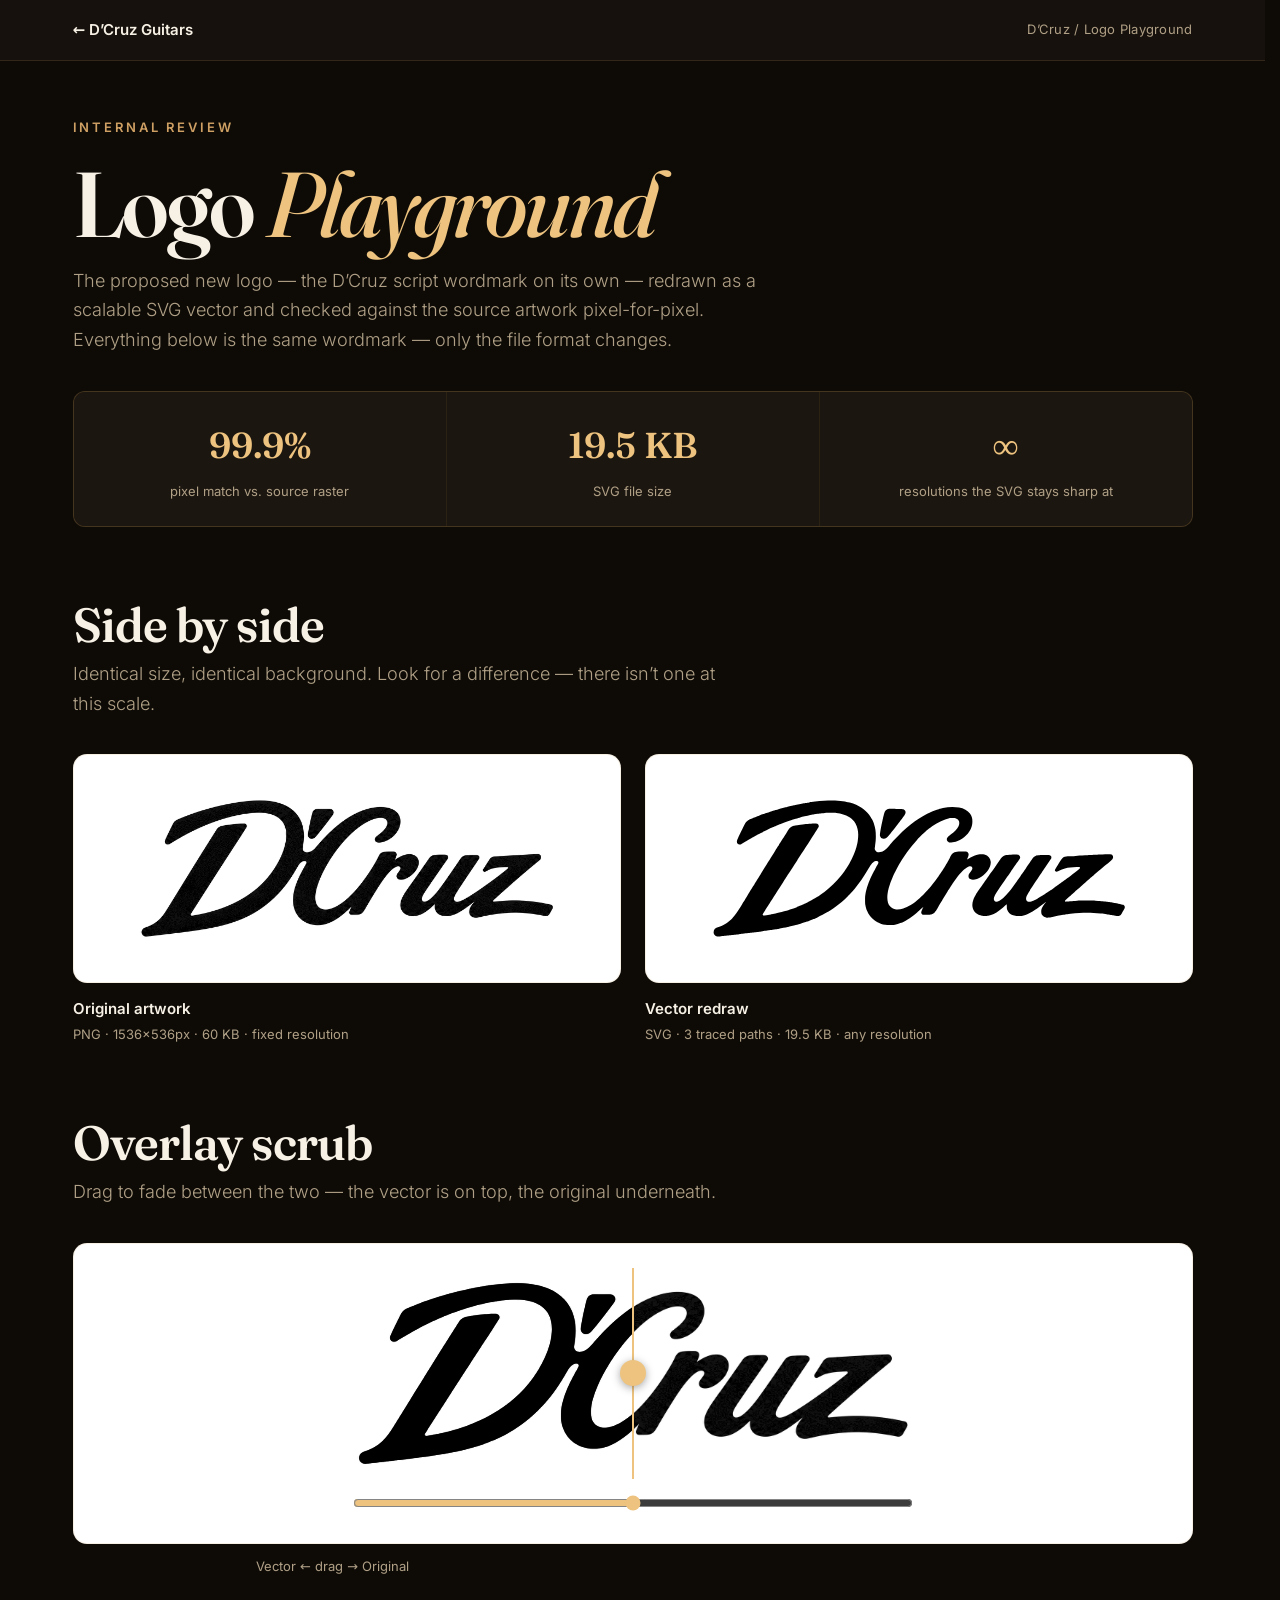
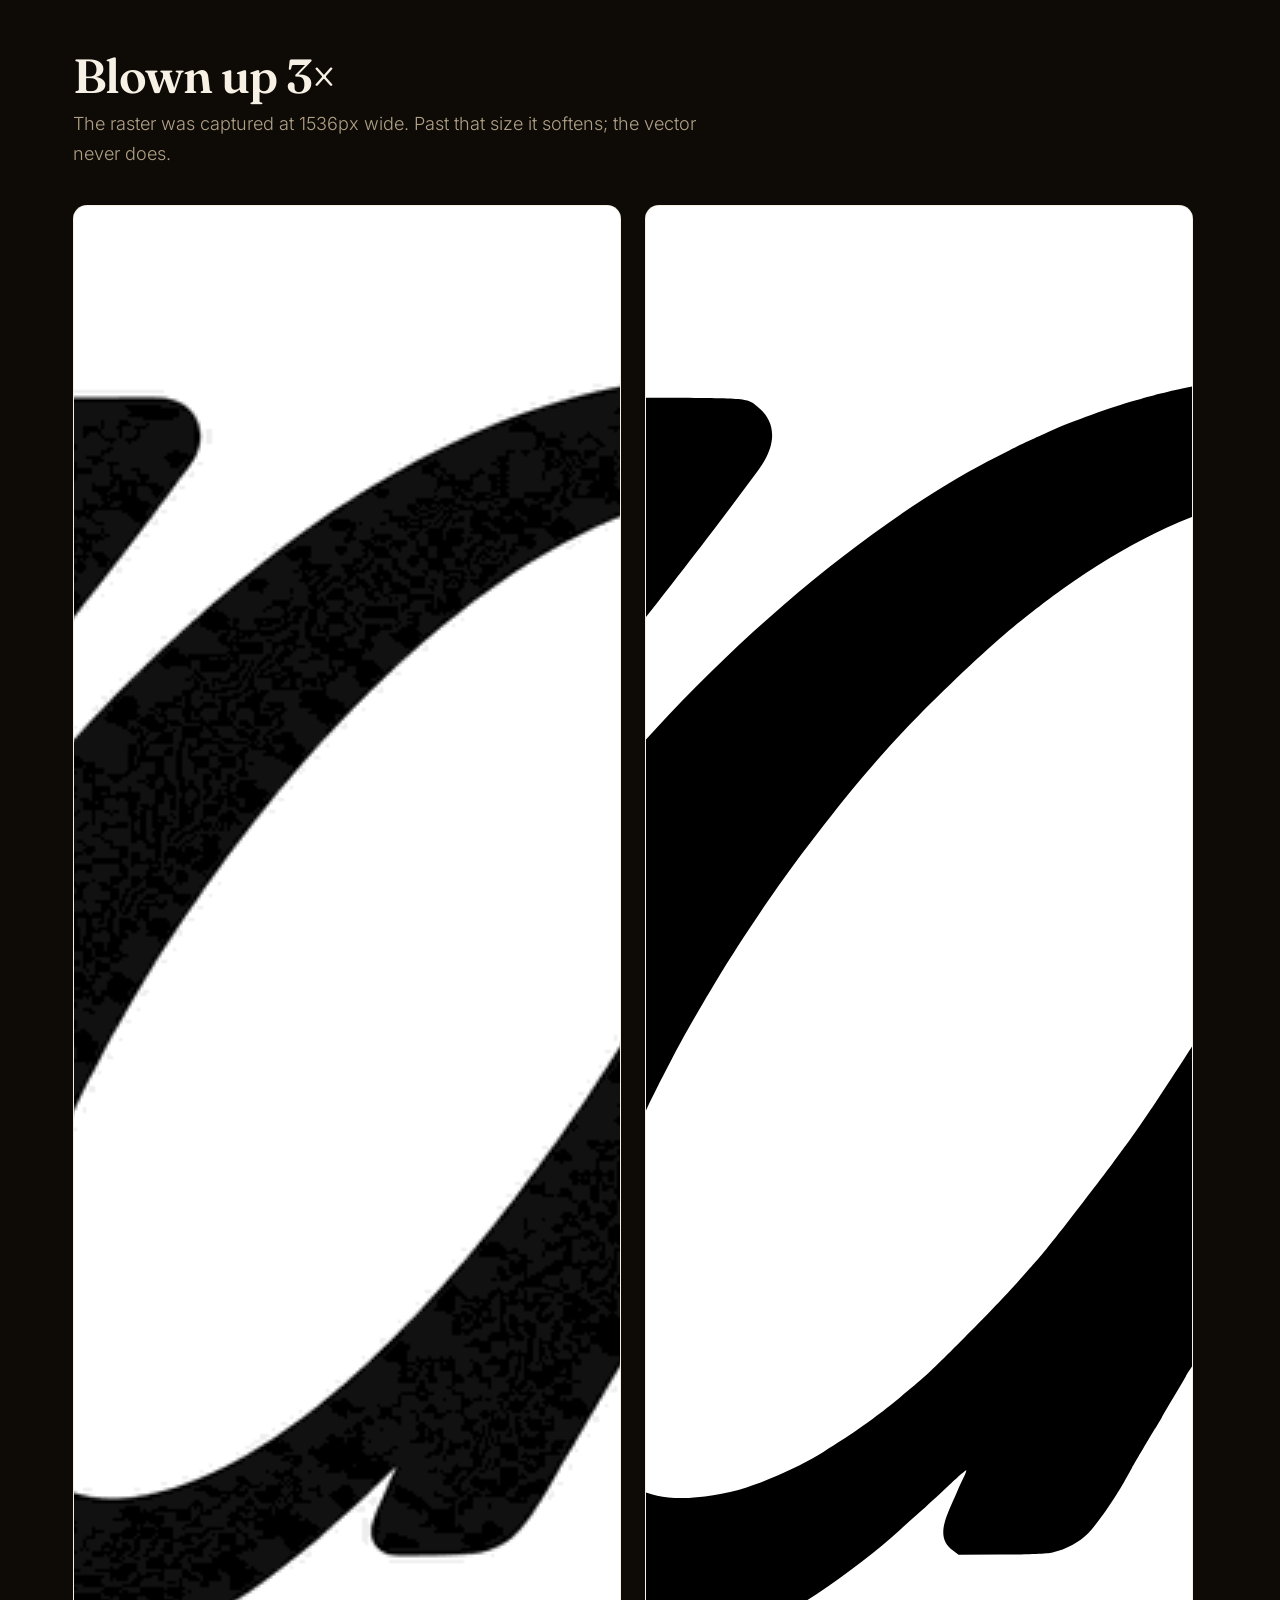
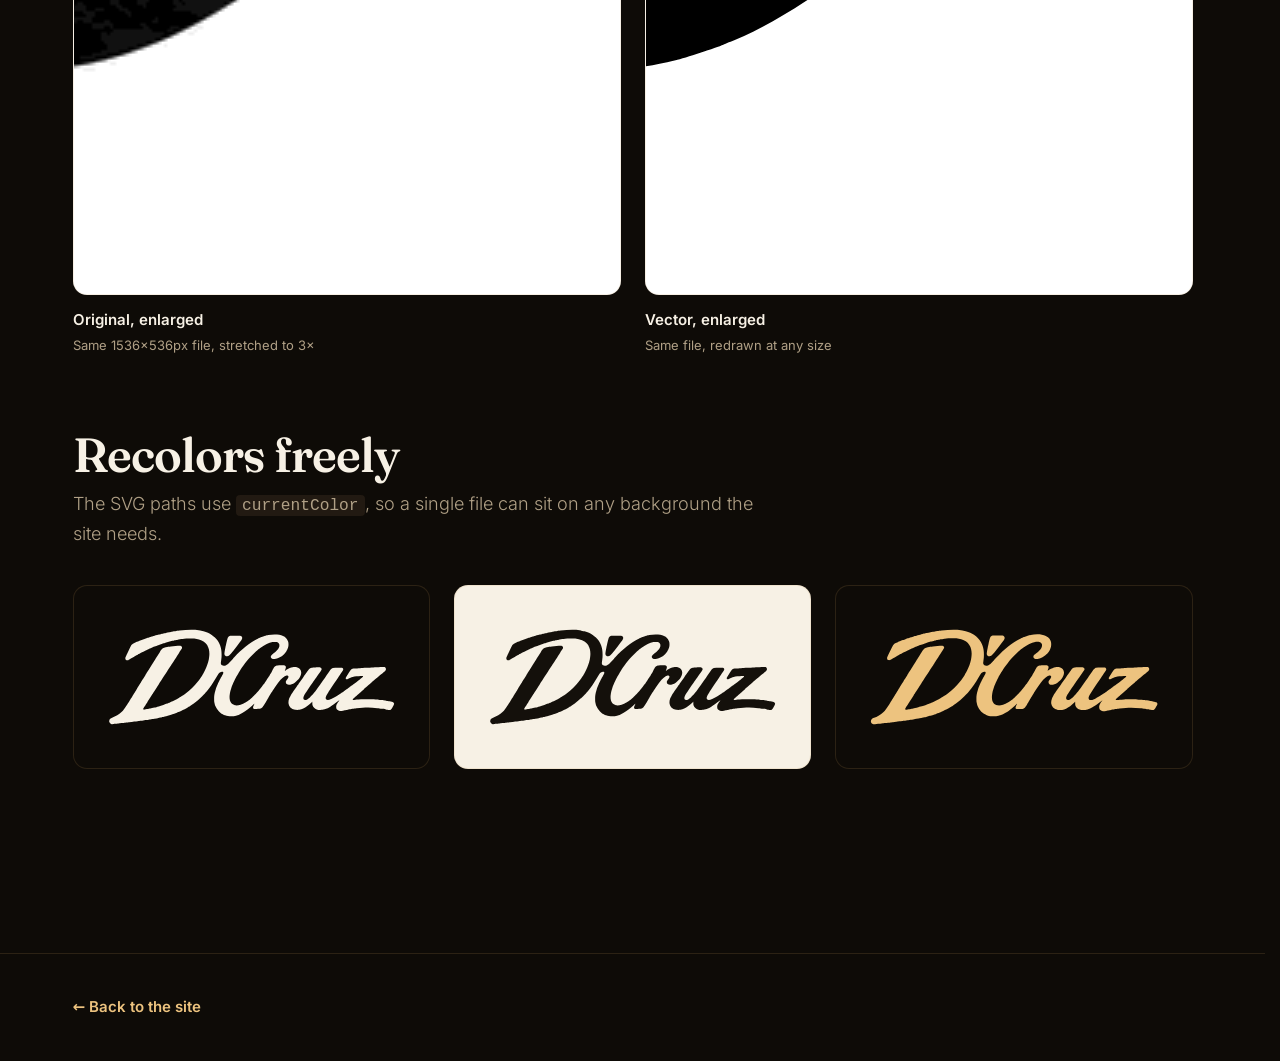
<file: logoplayground/index.html>
<!DOCTYPE html>
<html lang="en-CA">
<head>
  <meta charset="UTF-8">
  <meta name="viewport" content="width=device-width, initial-scale=1, viewport-fit=cover">
  <title>Logo Playground | D'Cruz Guitars</title>
  <meta name="description" content="Side-by-side comparison of the original D'Cruz wordmark artwork against its hand-traced SVG vector.">
  <meta name="robots" content="noindex, nofollow">
  <meta name="theme-color" content="#0e0b07">
  <meta name="color-scheme" content="dark">
  <meta http-equiv="Content-Security-Policy" content="default-src 'self'; script-src 'self'; style-src 'self'; font-src 'self'; img-src 'self' data:; connect-src 'self'; object-src 'none'; base-uri 'self'">
  <link rel="stylesheet" href="../styles.css">
  <link rel="stylesheet" href="logoplayground.css">
  <script src="logoplayground.js" defer></script>
  <link rel="icon" href="../favicon.ico" sizes="16x16 32x32">
  <link rel="icon" type="image/svg+xml" href="../favicon.svg">
  <link rel="apple-touch-icon" sizes="180x180" href="../assets/apple-touch-icon.png">
</head>
<body class="lp-body">

  <a class="skip-link" href="#main">Skip to content</a>

  <header class="lp-header">
    <div class="container lp-header-inner">
      <a href="../index.html" class="lp-back">&larr; D&rsquo;Cruz Guitars</a>
      <span class="lp-crumb" aria-hidden="true">D&rsquo;Cruz / Logo Playground</span>
    </div>
  </header>

  <main id="main" class="container lp-main">
    <p class="eyebrow">Internal review</p>
    <h1>Logo <em>Playground</em></h1>
    <p class="section-lede">The proposed new logo &mdash; the D&rsquo;Cruz script wordmark on its own &mdash;
      redrawn as a scalable SVG vector and checked against the source artwork pixel-for-pixel.
      Everything below is the same wordmark &mdash; only the file format changes.</p>

    <ul class="lp-stats" aria-label="Comparison stats">
      <li><span class="lp-stat-num">99.9%</span><span class="lp-stat-label">pixel match vs. source raster</span></li>
      <li><span class="lp-stat-num">19.5&nbsp;KB</span><span class="lp-stat-label">SVG file size</span></li>
      <li><span class="lp-stat-num">&infin;</span><span class="lp-stat-label">resolutions the SVG stays sharp at</span></li>
    </ul>

    <!-- ============ SIDE BY SIDE ============ -->
    <section class="lp-section" aria-labelledby="lp-side-by-side-h">
      <h2 id="lp-side-by-side-h">Side by side</h2>
      <p class="section-lede">Identical size, identical background. Look for a difference &mdash; there isn&rsquo;t one at this scale.</p>
      <div class="lp-compare-grid">
        <figure class="lp-panel">
          <div class="lp-chip lp-chip-white">
            <img src="../assets/logo-playground/dcruz-wordmark-v3-original.png" alt="Original D&rsquo;Cruz script wordmark artwork" width="1536" height="536" class="lp-logo-img">
          </div>
          <figcaption>
            <strong>Original artwork</strong>
            <span>PNG &middot; 1536&times;536px &middot; 60&nbsp;KB &middot; fixed resolution</span>
          </figcaption>
        </figure>
        <figure class="lp-panel">
          <div class="lp-chip lp-chip-white">
            <img src="../assets/logo-playground/dcruz-wordmark-v3.svg" alt="Vector-traced D&rsquo;Cruz script wordmark, redrawn as SVG paths" class="lp-logo-img lp-logo-svg">
          </div>
          <figcaption>
            <strong>Vector redraw</strong>
            <span>SVG &middot; 3 traced paths &middot; 19.5&nbsp;KB &middot; any resolution</span>
          </figcaption>
        </figure>
      </div>
    </section>

    <!-- ============ SLIDER ============ -->
    <section class="lp-section" aria-labelledby="lp-slider-h">
      <h2 id="lp-slider-h">Overlay scrub</h2>
      <p class="section-lede">Drag to fade between the two &mdash; the vector is on top, the original underneath.</p>
      <div class="lp-slider-wrap lp-chip lp-chip-white">
        <div class="lp-slider-stage">
          <img src="../assets/logo-playground/dcruz-wordmark-v3-original.png" alt="" class="lp-logo-img lp-slider-under" width="1536" height="536">
          <div class="lp-slider-over" id="lpSliderOver">
            <img src="../assets/logo-playground/dcruz-wordmark-v3.svg" alt="" class="lp-logo-img">
          </div>
          <div class="lp-slider-handle" id="lpSliderHandle" aria-hidden="true"></div>
        </div>
        <input type="range" min="0" max="100" value="50" class="lp-slider-input" id="lpSliderInput"
          aria-label="Reveal amount of the vector redraw over the original artwork">
      </div>
      <p class="lp-slider-caption"><span id="lpSliderLeftLabel">Vector</span> &larr;&nbsp;drag&nbsp;&rarr; <span id="lpSliderRightLabel">Original</span></p>
    </section>

    <!-- ============ SCALE TEST ============ -->
    <section class="lp-section" aria-labelledby="lp-scale-h">
      <h2 id="lp-scale-h">Blown up 3&times;</h2>
      <p class="section-lede">The raster was captured at 1536px wide. Past that size it softens; the vector never does.</p>
      <div class="lp-compare-grid lp-compare-grid-big">
        <figure class="lp-panel">
          <div class="lp-chip lp-chip-white lp-chip-scroll">
            <img src="../assets/logo-playground/dcruz-wordmark-v3-original.png" alt="Original artwork enlarged, showing softened edges" class="lp-logo-img lp-logo-big">
          </div>
          <figcaption><strong>Original, enlarged</strong><span>Same 1536&times;536px file, stretched to 3&times;</span></figcaption>
        </figure>
        <figure class="lp-panel">
          <div class="lp-chip lp-chip-white lp-chip-scroll">
            <img src="../assets/logo-playground/dcruz-wordmark-v3.svg" alt="Vector redraw enlarged, edges remain crisp" class="lp-logo-img lp-logo-svg lp-logo-big">
          </div>
          <figcaption><strong>Vector, enlarged</strong><span>Same file, redrawn at any size</span></figcaption>
        </figure>
      </div>
    </section>

    <!-- ============ COLOR VERSATILITY ============ -->
    <section class="lp-section" aria-labelledby="lp-color-h">
      <h2 id="lp-color-h">Recolors freely</h2>
      <p class="section-lede">The SVG paths use <code>currentColor</code>, so a single file can sit on any background the site needs.</p>
      <div class="lp-color-grid">
        <div class="lp-chip lp-chip-dark"><div class="lp-mask-logo lp-color-cream" role="img" aria-label="D&rsquo;Cruz vector logo in cream on dark"></div></div>
        <div class="lp-chip lp-chip-cream"><div class="lp-mask-logo lp-color-black" role="img" aria-label="D&rsquo;Cruz vector logo in black on cream"></div></div>
        <div class="lp-chip lp-chip-dark"><div class="lp-mask-logo lp-color-gold" role="img" aria-label="D&rsquo;Cruz vector logo in gold on dark"></div></div>
      </div>
    </section>
  </main>

  <footer class="lp-footer">
    <div class="container">
      <p><a href="../index.html" class="text-link">&larr; Back to the site</a></p>
    </div>
  </footer>

</body>
</html>
</file>
<file: styles.css>
/* ==========================================================================
   D'Cruz Guitars — dark heritage luxury
   Type: Fraunces (display) / Inter (body), self-hosted variable fonts

   Contents:
     tokens & resets          base custom properties, element defaults
     type / a11y              headings, eyebrows, skip links, focus
     buttons & links          .btn variants, text links
     header / nav             fixed header, menu, scrollspy states
     hero                     grid, stats, finish picker
     strip                    marquee ticker
     catalogue                feature, cards, filter, quick-view zoom
     lightbox                 dialog, nav, swipe
     build / why / story      step + info grids, about
     enquire                  lead form
     footer / to-top
     reveal & motion          scroll animations, reduced-motion
     responsive / print       breakpoints, forced-colors, print
   ========================================================================== */

@font-face {
  font-family: "Fraunces";
  font-style: italic;
  font-weight: 400 600;
  font-display: swap;
  src: url("assets/fonts/fraunces-italic-var.woff2") format("woff2");
  unicode-range: U+0000-00FF, U+0131, U+0152-0153, U+02BB-02BC, U+02C6, U+02DA, U+02DC, U+0304, U+0308, U+0329, U+2000-206F, U+20AC, U+2122, U+2191, U+2193, U+2212, U+2215, U+FEFF, U+FFFD;
}
@font-face {
  font-family: "Fraunces";
  font-style: normal;
  font-weight: 400 600;
  font-display: swap;
  src: url("assets/fonts/fraunces-var.woff2") format("woff2");
  unicode-range: U+0000-00FF, U+0131, U+0152-0153, U+02BB-02BC, U+02C6, U+02DA, U+02DC, U+0304, U+0308, U+0329, U+2000-206F, U+20AC, U+2122, U+2191, U+2193, U+2212, U+2215, U+FEFF, U+FFFD;
}
@font-face {
  font-family: "Inter";
  font-style: normal;
  font-weight: 300 600;
  font-display: swap;
  src: url("assets/fonts/inter-var.woff2") format("woff2");
  unicode-range: U+0000-00FF, U+0131, U+0152-0153, U+02BB-02BC, U+02C6, U+02DA, U+02DC, U+0304, U+0308, U+0329, U+2000-206F, U+20AC, U+2122, U+2191, U+2193, U+2212, U+2215, U+FEFF, U+FFFD;
}

:root {
  --bg: #0e0b07;
  --bg-elevated: #16110c;
  --surface: #1c1610;
  --surface-2: #221a12;
  --text: #f7f1e5;
  --text-muted: #b0a086;
  --accent: #cfa063;
  --accent-strong: #edc37f;
  --accent-deep: #8a6430;
  --border: rgba(200, 155, 90, 0.16);
  --border-strong: rgba(200, 155, 90, 0.32);
  /* semantic feedback tokens (were raw hex scattered across the form) */
  --danger: #e2a49b;
  --danger-border: #c65b4e;
  --success: #a9cf9f;
  --placeholder: #8f8168;
  --font-display: "Fraunces", Georgia, "Times New Roman", serif;
  --font-body: "Inter", system-ui, -apple-system, sans-serif;
  --radius: 14px;
  --radius-sm: 8px;
  --radius-md: 12px;
  /* single source for the fixed-header anchor offset (header is 76px / 62px scrolled) */
  --anchor-offset: 88px;
  --shadow-card: 0 24px 48px -20px rgba(0, 0, 0, 0.55);
  --ease: cubic-bezier(0.22, 1, 0.36, 1);
  /* overlay tones — keep every translucent black on the same base hue */
  --overlay-header: rgba(14, 11, 7, 0.85);
  /* fully opaque: the mobile dropdown has no backdrop-blur, so a translucent
     panel let ~3% of the hero headline bleed behind the links */
  --overlay-menu: #16110c;
  --scrim: rgba(10, 8, 5, 0.84);
  --accent-soft: rgba(200, 155, 90, 0.16);
  /* letter-spacing scale for uppercase labels */
  --track-1: 0.12em;
  --track-2: 0.14em;
  --track-3: 0.16em;
  --track-4: 0.18em;
  --track-5: 0.22em;
  --track-6: 0.3em;
  /* motion durations — one rhythm for the whole UI */
  --dur-fast: 0.2s;
  --dur: 0.3s;
  --dur-slow: 0.7s;
  /* vertical rhythm */
  --space-section: clamp(4.5rem, 10vh, 7.5rem);
  --space-section-dvh: clamp(4.5rem, 10dvh, 7.5rem);
  --space-band: clamp(3rem, 7vh, 4.5rem);
  color-scheme: dark;
}

/* users asking for more contrast get stronger borders and brighter muted text */
@media (prefers-contrast: more) {
  :root {
    --border: rgba(200, 155, 90, 0.42);
    --border-strong: rgba(200, 155, 90, 0.62);
    --text-muted: #cfc2a9;
  }
}

* { margin: 0; padding: 0; box-sizing: border-box; }

/* The `hidden` attribute must win over component `display` values. Author rules
   like `.field-error { display: flex }` and `.lightbox-nav { display: grid }`
   otherwise override the UA `[hidden] { display: none }`, leaving the form's
   error messages permanently visible and the lightbox arrows shown for a
   single-item view. The print rules that re-show `.card[hidden]` are more
   specific, so they still win there. */
[hidden] { display: none !important; }

html {
  scroll-behavior: smooth;
  /* the ONLY anchor offset — scroll-margin-top on targets used to stack on top
     of this, pushing jumps ~176px down (a big empty gap under the header) */
  scroll-padding-top: var(--anchor-offset);
  scrollbar-color: var(--accent-deep) var(--bg-elevated);
  /* keep layout stable when modals lock scrolling and the scrollbar vanishes */
  scrollbar-gutter: stable;
}

body {
  font-family: var(--font-body);
  font-size: 1rem;
  line-height: 1.65;
  background: var(--bg);
  color: var(--text);
  -webkit-font-smoothing: antialiased;
  overflow-x: hidden;
}

img, svg { display: block; max-width: 100%; }

a, button {
  touch-action: manipulation;
  -webkit-tap-highlight-color: transparent;
}

::selection { background: var(--accent); color: var(--bg); }

::-webkit-scrollbar { width: 10px; }
::-webkit-scrollbar-track { background: var(--bg-elevated); }
::-webkit-scrollbar-thumb {
  background: var(--accent-deep);
  border-radius: var(--radius-sm);
  border: 2px solid var(--bg-elevated);
}
::-webkit-scrollbar-thumb:hover { background: var(--accent); }

.container {
  width: min(1120px, 100% - 3rem);
  margin-inline: auto;
}

/* ---------- type ---------- */

h1, h2, h3 {
  font-family: var(--font-display);
  font-weight: 600;
  font-optical-sizing: auto;
  line-height: 1.08;
  letter-spacing: -0.015em;
  text-wrap: balance;
}

h1 { font-size: clamp(3.1rem, 7.2vw, 5.75rem); letter-spacing: -0.03em; }
h2 { font-size: clamp(2rem, 3.9vw, 3rem); letter-spacing: -0.02em; }
h3 { font-size: 1.375rem; font-weight: 500; }

h1 em, h2 em { font-style: italic; font-weight: 500; color: var(--accent-strong); }

p { max-width: 65ch; text-wrap: pretty; }

.eyebrow {
  font-size: 0.8125rem;
  font-weight: 600;
  letter-spacing: var(--track-5);
  text-transform: uppercase;
  color: var(--accent);
  margin-bottom: 1rem;
}
.sec-idx {
  display: inline-block;
  font-family: var(--font-display);
  font-weight: 600;
  font-size: 2rem;
  line-height: 1;
  color: var(--accent-strong);
  vertical-align: -0.35em;
  margin-right: 0.9rem;
  padding-right: 0.9rem;
  border-right: 1px solid var(--border-strong);
  font-variant-numeric: tabular-nums;
}

.lede, .section-lede {
  font-size: 1.125rem;
  font-weight: 300;
  color: var(--text-muted);
}

/* ---------- a11y ---------- */

.skip-link {
  position: absolute;
  left: 1rem;
  top: -3.5rem;
  z-index: 100;
  padding: 0.6rem 1rem;
  background: var(--accent);
  color: var(--bg);
  border-radius: var(--radius-sm);
  font-weight: 600;
  text-decoration: none;
  transition: top var(--dur-fast) var(--ease);
}
.skip-link:focus { top: 1rem; }

:focus-visible {
  outline: 2px solid var(--accent-strong);
  outline-offset: 3px;
  /* no border-radius here: outlines follow each element's own radius,
     and forcing 4px visibly squared off pills and circular controls */
}

/* Windows High Contrast / forced colors: keep decorative-only styling visible */
@media (forced-colors: active) {
  .step-num {
    color: CanvasText;
    -webkit-text-stroke: 0;
    opacity: 0.5;
  }
  .swatch { border: 2px solid ButtonText; }
  .swatch.is-active { outline: 3px solid Highlight; outline-offset: 2px; }
  .scroll-progress span { background: Highlight; }
  .filter-btn.is-active { border: 3px solid Highlight; }
  .nav-links a.active { text-decoration: underline; text-decoration-thickness: 2px; }
}

/* ---------- buttons & links ---------- */

.btn {
  display: inline-flex;
  align-items: center;
  gap: 0.5rem;
  min-height: 48px;
  padding: 0.8rem 1.75rem;
  border-radius: 999px;
  font-family: var(--font-body);
  font-size: 0.9375rem;
  font-weight: 600;
  letter-spacing: 0.02em;
  text-decoration: none;
  cursor: pointer;
  border: 1px solid transparent;
  transition: background-color var(--dur-fast) var(--ease), border-color var(--dur-fast) var(--ease),
    color var(--dur-fast) var(--ease), transform var(--dur-fast) var(--ease), box-shadow var(--dur-fast) var(--ease);
}
.btn:active { transform: translateY(1px) scale(0.98); }

.btn-primary {
  background: var(--text);
  color: var(--bg);
}
.btn-primary:hover { background: #ffffff; transform: translateY(-1px); }

.btn-outline {
  border-color: var(--border-strong);
  color: var(--text);
}
.btn-outline:hover { border-color: var(--accent); color: var(--accent-strong); transform: translateY(-1px); }

.icon { width: 18px; height: 18px; }

.text-link {
  display: inline-flex;
  align-items: center;
  gap: 0.4rem;
  color: var(--accent-strong);
  font-weight: 600;
  font-size: 0.9375rem;
  text-decoration: none;
  min-height: 44px;
}
.text-link .icon { transition: transform var(--dur-fast) var(--ease); }
.text-link:hover .icon { transform: translateX(4px); }

/* ---------- header ---------- */

.site-header {
  position: fixed;
  inset-inline: 0;
  top: 0;
  z-index: 50;
  transition: background-color var(--dur) var(--ease), border-color var(--dur) var(--ease),
    backdrop-filter var(--dur) var(--ease);
  border-bottom: 1px solid transparent;
}
.site-header.scrolled {
  background: var(--overlay-header);
  backdrop-filter: blur(14px);
  -webkit-backdrop-filter: blur(14px);
  border-bottom-color: var(--border);
}

.scroll-progress {
  position: absolute;
  left: 0;
  right: 0;
  bottom: -1px;
  height: 2px;
  pointer-events: none;
}
.scroll-progress span {
  display: block;
  height: 100%;
  background: linear-gradient(90deg, var(--accent-deep), var(--accent-strong));
  transform: scaleX(0);
  transform-origin: left;
}

.nav {
  display: flex;
  align-items: center;
  justify-content: space-between;
  gap: 1.5rem;
  min-height: 76px;
  transition: min-height var(--dur) var(--ease);
  /* keep the bar clear of the notch / rounded corners in landscape */
  padding-inline: env(safe-area-inset-left, 0px) env(safe-area-inset-right, 0px);
}
.site-header.scrolled .nav { min-height: 62px; }

.brand {
  display: inline-flex;
  align-items: center;
  gap: 0.6rem;
  text-decoration: none;
  color: var(--text);
}
.brand-logo {
  width: auto;
  height: 34px;
  transform: translateY(-2px);
}
.brand-logo-lg { height: 44px; }

.nav-menu {
  display: flex;
  align-items: center;
  gap: 2rem;
}
.nav-links {
  display: flex;
  gap: 1.75rem;
  list-style: none;
}
.nav-links a {
  position: relative;
  color: var(--text-muted);
  text-decoration: none;
  font-size: 0.9375rem;
  font-weight: 500;
  padding: 0.5rem 0.15rem;
  transition: color var(--dur-fast) var(--ease);
}
.nav-links a:hover { color: var(--accent-strong); }
.nav-links a::after {
  content: "";
  position: absolute;
  left: 0.15rem;
  right: 0.15rem;
  bottom: 0.2rem;
  height: 1.5px;
  background: var(--accent);
  transform: scaleX(0);
  /* grow from the left on enter, shrink toward the right on exit */
  transform-origin: right;
  transition: transform 0.25s var(--ease);
}
.nav-links a:hover::after,
.nav-links a.active::after { transform: scaleX(1); transform-origin: left; }
.nav-links a.active { color: var(--accent-strong); }

.nav-toggle {
  display: none;
  align-items: center;
  gap: 0.55rem;
  height: 44px;
  padding: 0 0.85rem;
  background: none;
  border: 1px solid var(--border);
  border-radius: 10px;
  cursor: pointer;
}
.nav-toggle-box {
  display: flex;
  flex-direction: column;
  justify-content: center;
  gap: 5px;
  width: 18px;
}
.nav-toggle-box span {
  display: block;
  height: 2px;
  width: 100%;
  background: var(--text);
  border-radius: 2px;
  transition: transform 0.25s var(--ease), opacity 0.25s var(--ease);
}
.nav-toggle-text {
  font-size: 0.75rem;
  font-weight: 600;
  letter-spacing: var(--track-2);
  text-transform: uppercase;
  color: var(--text);
}
.nav-toggle[aria-expanded="true"] .nav-toggle-box span:nth-child(1) { transform: translateY(7px) rotate(45deg); }
.nav-toggle[aria-expanded="true"] .nav-toggle-box span:nth-child(2) { opacity: 0; }
.nav-toggle[aria-expanded="true"] .nav-toggle-box span:nth-child(3) { transform: translateY(-7px) rotate(-45deg); }

/* compact CTA lives in the header bar on mobile only — desktop has the full
   "Start your build" button inside the nav menu */
.nav-cta-compact {
  display: none;
  align-items: center;
  height: 40px;
  margin-left: auto;
  padding: 0 0.9rem;
  border: 1px solid var(--border-strong);
  border-radius: 999px;
  color: var(--accent-strong);
  font-size: 0.8125rem;
  font-weight: 600;
  letter-spacing: 0.02em;
  text-decoration: none;
  transition: border-color var(--dur-fast) var(--ease), color var(--dur-fast) var(--ease);
}
.nav-cta-compact:hover { border-color: var(--accent); color: var(--text); }

/* ---------- hero ---------- */

.hero {
  position: relative;
  min-height: 90vh;
  min-height: 90dvh;
  display: flex;
  align-items: center;
  padding-block: clamp(6.5rem, 12vh, 9rem) clamp(3rem, 8vh, 5rem);
  padding-block: clamp(6.5rem, 12dvh, 9rem) clamp(3rem, 8dvh, 5rem);
  overflow: hidden;
}

.hero-glow {
  position: absolute;
  /* Viewport-relative, not %-of-.hero: on mobile .hero is much taller than
     the viewport (copy + visual stacked), so a %-of-height top offset pushed
     this entirely off-canvas and left the mobile hero looking flat. */
  top: -18vh;
  right: -10vw;
  width: 60vw;
  height: 60vw;
  max-width: 900px;
  max-height: 900px;
  background: radial-gradient(circle, rgba(200, 155, 90, 0.14), transparent 65%);
  pointer-events: none;
}

@media (max-width: 820px) {
  .hero-glow { top: -12vh; right: -30vw; width: 85vw; height: 85vw; }
}

.hero-grid {
  display: grid;
  grid-template-columns: 1.15fr 0.85fr;
  align-items: center;
  gap: clamp(2rem, 6vw, 5rem);
  position: relative;
}

.hero-copy .lede { margin-top: 1.5rem; }

.hero-actions {
  display: flex;
  flex-wrap: wrap;
  align-items: center;
  gap: 1rem;
  margin-top: 2.25rem;
}

.hero-stats {
  display: flex;
  gap: clamp(1.5rem, 4vw, 3rem);
  margin-top: 3rem;
  padding-top: 2rem;
  border-top: 1px solid var(--border);
}
.hero-stats > div {
  display: flex;
  flex-direction: column-reverse; /* value above label, semantics stay dt→dd */
}
.hero-stats dd {
  font-family: var(--font-display);
  font-size: 2rem;
  color: var(--accent-strong);
  font-variant-numeric: tabular-nums;
}
.hero-stats dt {
  font-size: 0.8125rem;
  color: var(--text-muted);
  letter-spacing: 0.06em;
}
.stat-link {
  display: inline-block;
  color: inherit;
  text-decoration-color: var(--border-strong);
  text-underline-offset: 6px;
  /* pad the hit area toward 44px without moving the layout */
  padding: 0.3rem 0.45rem;
  margin: -0.3rem -0.45rem;
}
.stat-link:hover { text-decoration-color: var(--accent); }

.hero-visual {
  position: relative;
  display: flex;
  flex-direction: column;
  align-items: center;
  gap: 2rem;
}

.hero-disc {
  position: absolute;
  top: 42%;
  left: 50%;
  width: min(500px, 104%);
  aspect-ratio: 1;
  transform: translate(-50%, -50%);
  border-radius: 50%;
  background: radial-gradient(circle, var(--hero-glow, rgba(127, 208, 166, 0.18)), transparent 66%);
  border: 1px solid var(--border);
  transition: background var(--dur-slow) var(--ease);
}

.hero-stage { position: relative; }
.hero-guitar {
  position: relative;
  display: block;
  width: auto;
  max-width: 66vw;
  /* Height-driven, not width-driven: the source photos are very tall/narrow
     (neck-forward shot), so sizing by width alone can make this taller than
     the viewport itself and push the CTA/stats/finish-picker below the fold
     on common laptop heights (1366x768 etc). Clamp by viewport height instead. */
  height: clamp(340px, 62vh, 640px);
  height: clamp(340px, 62dvh, 640px);
  filter: drop-shadow(0 44px 56px rgba(0, 0, 0, 0.65));
  transition: opacity 0.4s var(--ease);
}
.hero-guitar.swapping { opacity: 0; }

@media (prefers-reduced-motion: no-preference) {
  .js .hero-stage { animation: hero-float 7s ease-in-out infinite; animation-play-state: paused; }
  .js .hero-visual.in-view .hero-stage { animation-play-state: running; }
}
@keyframes hero-float {
  0%, 100% { transform: translateY(0); }
  50% { transform: translateY(-8px); }
}

/* finish picker — restrained */
.finish-picker {
  display: flex;
  flex-direction: column;
  align-items: center;
  gap: 0.85rem;
}
.finish-label {
  display: flex;
  flex-wrap: wrap;
  justify-content: center;
  align-items: baseline;
  gap: 0.2rem 0.9rem;
  font-size: 0.8125rem;
  letter-spacing: var(--track-3);
  text-transform: uppercase;
  color: var(--text-muted);
}
.finish-view {
  display: inline-block;
  font-size: 0.8125rem;
  letter-spacing: 0.1em;
  color: var(--accent-strong);
  text-underline-offset: 4px;
  text-decoration-color: var(--border-strong);
  padding: 0.55rem 0.2rem;
  margin: -0.55rem -0.2rem;
}
.finish-view:hover { text-decoration-color: var(--accent); }
.swatches { display: flex; gap: 0.9rem; }
.swatch {
  position: relative;
  width: 26px;
  height: 26px;
  border-radius: 50%;
  background: var(--sw);
  border: 1px solid rgba(255, 255, 255, 0.3);
  cursor: pointer;
  padding: 0;
  transition: transform var(--dur-fast) var(--ease), box-shadow var(--dur-fast) var(--ease);
}
/* expand the tap target without letting neighbouring hit areas overlap */
.swatch::after { content: ""; position: absolute; inset: -8px; border-radius: 50%; }
.swatch:hover { transform: translateY(-2px); }
.swatch.is-active {
  box-shadow: 0 0 0 1px var(--bg), 0 0 0 2px var(--text-muted);
}
/* the focus outline is indicator enough — avoid a double ring */
.swatch.is-active:focus-visible { box-shadow: none; }
.swatch-split {
  background: linear-gradient(135deg, #1b1b1e 0 47%, rgba(255, 255, 255, 0.4) 47% 53%, #caa04a 53% 100%);
}

/* Per-guitar accent colours — moved out of inline style="" attributes so the
   Content-Security-Policy can drop style-src 'unsafe-inline'. */
.swatch[data-name="Surf Green"]     { --sw: #93cfae; }
.swatch[data-name="Sonic Yellow"]   { --sw: #f2c94c; }
.swatch[data-name="Candy Red"]      { --sw: #c0271f; }
.swatch[data-name="Silver / Orange"]{ --sw: #cbd0d6; }
.swatch[data-name="Black & Gold"]   { --sw: #1b1b1e; }
.swatch[data-name="Natural Maple"]  { --sw: #c79a56; }
.swatch[data-name="Supro Black"]    { --sw: #161719; }

#g-001 .feature-media    { --cardglow: #7fd0a6; }
#g-squier .card-visual   { --cardglow: #e8843a; }
#g-blackgold .card-visual{ --cardglow: #c9a24e; }
#g-yellow .card-visual   { --cardglow: #f2c94c; }
#g-003 .card-visual      { --cardglow: #d8402f; }
#g-supro .card-visual    { --cardglow: #6a7f9e; }
#g-004 .card-visual      { --cardglow: #d8b26a; }

/* ---------- build strip (marquee) ---------- */

.strip {
  position: relative;
  border-block: 1px solid var(--border);
  background: var(--bg-elevated);
  padding-block: 1.1rem;
  overflow: hidden;
}
/* soft fades at both edges so the ticker text never hard-clips
   (and the pause button sits on the right-hand fade, not raw text) */
.js .strip::before,
.js .strip::after {
  content: "";
  position: absolute;
  top: 0;
  bottom: 0;
  width: 5rem;
  z-index: 1;
  pointer-events: none;
}
.js .strip::before { left: 0; background: linear-gradient(90deg, var(--bg-elevated), transparent); }
.js .strip::after { right: 0; background: linear-gradient(270deg, var(--bg-elevated) 40%, transparent); }
@media (max-width: 560px) {
  .js .strip::before, .js .strip::after { width: 2.2rem; }
}

.strip-pause {
  position: absolute;
  top: 50%;
  right: 0.6rem;
  transform: translateY(-50%);
  z-index: 2;
  width: 44px;
  height: 44px;
  display: none;
  place-items: center;
  background: var(--bg-elevated);
  color: var(--text-muted);
  border: 1px solid var(--border);
  border-radius: 50%;
  cursor: pointer;
  transition: color var(--dur-fast) var(--ease), border-color var(--dur-fast) var(--ease);
}
.strip-pause:hover { color: var(--text); border-color: var(--border-strong); }
.strip-pause svg { width: 14px; height: 14px; }
.strip-pause .ic-play { display: none; }
.strip-pause.is-paused .ic-play { display: block; }
.strip-pause.is-paused .ic-pause { display: none; }
.strip-track {
  display: flex;
  justify-content: center;
}
.strip-inner {
  display: flex;
  flex-wrap: wrap;
  justify-content: center;
  align-items: center;
  gap: 1rem 1.5rem;
  padding-inline: 1.5rem;
  font-size: 0.8125rem;
  font-weight: 600;
  letter-spacing: var(--track-4);
  text-transform: uppercase;
  color: var(--text-muted);
}
.strip .dot {
  width: 4px;
  height: 4px;
  border-radius: 50%;
  background: var(--accent);
  flex-shrink: 0;
}
/* static fallback (no JS / reduced motion): one centered wrapping row */
.strip-copy, .strip-end-dot { display: none; }

@media (prefers-reduced-motion: no-preference) {
  .js .strip-track {
    width: max-content;
    animation: strip-marquee 48s linear infinite;
    /* runs only while on screen — JS adds .in-view via IntersectionObserver */
    animation-play-state: paused;
  }
  .js .strip.in-view .strip-track { animation-play-state: running; }
  .js .strip:hover .strip-track,
  .js .strip-track.paused { animation-play-state: paused; }
  .js .strip-inner {
    flex-wrap: nowrap;
    padding: 0 1.5rem 0 0;
  }
  .js .strip-copy { display: flex; }
  .js .strip-end-dot { display: block; }
  .js .strip-pause { display: grid; }
}
@keyframes strip-marquee {
  to { transform: translateX(-50%); }
}

/* ---------- quick-view lightbox ---------- */

.card-visual { position: relative; }
.card-zoom {
  position: absolute;
  inset: 0;
  border: 0;
  background: transparent;
  cursor: zoom-in;
  color: var(--text);
}
.card-zoom span {
  position: absolute;
  right: 0.9rem;
  bottom: 0.9rem;
  display: inline-flex;
  align-items: center;
  gap: 0.35rem;
  font-size: 0.75rem;
  font-weight: 600;
  letter-spacing: var(--track-1);
  text-transform: uppercase;
  color: var(--text-muted);
  background: rgba(14, 11, 7, 0.7);
  border: 1px solid var(--border);
  border-radius: 999px;
  padding: 0.3rem 0.6rem;
  opacity: 0;
  transition: opacity var(--dur-fast) var(--ease);
}
.card:hover .card-zoom span, .card-zoom:focus-visible span { opacity: 1; }
/* keep the focus ring inside the visual — the card's overflow:hidden would clip
   an outline drawn outside the button's bounds */
.card-zoom:focus-visible { outline-offset: -4px; }

/* Touch devices have no hover, so the hint would otherwise never show —
   the whole quick-view feature would be invisible, not just unhinted. */
@media (hover: none) {
  .card-zoom span { opacity: 1; }
}

.lightbox {
  position: fixed;
  inset: 0;
  z-index: 300;
  display: grid;
  place-items: center;
  padding: clamp(1rem, 4vw, 3rem);
}
.lightbox-backdrop {
  position: absolute;
  inset: 0;
  background: var(--scrim);
  backdrop-filter: blur(6px);
  -webkit-backdrop-filter: blur(6px);
}
.lightbox-panel {
  position: relative;
  display: grid;
  grid-template-columns: 1fr 0.9fr;
  gap: clamp(1rem, 3vw, 2.5rem);
  align-items: center;
  width: min(880px, 100%);
  max-height: 90vh;
  max-height: 90dvh;
  /* a guitar with a long description/spec list must scroll, not clip, at any width */
  overflow-y: auto;
  padding: clamp(1.25rem, 3vw, 2.5rem);
  background: linear-gradient(180deg, var(--surface), var(--bg-elevated));
  border: 1px solid var(--border-strong);
  border-radius: var(--radius);
  box-shadow: 0 40px 90px -30px rgba(0, 0, 0, 0.8);
  animation: lb-in var(--dur) var(--ease);
}
@keyframes lb-in { from { opacity: 0; transform: translateY(12px) scale(0.98); } }
.lightbox-img {
  display: flex;
  justify-content: center;
  align-items: center;
  /* reserve height so the panel doesn't reflow as the large image decodes */
  min-height: min(50vh, 320px);
  padding: 1rem;
  background: radial-gradient(80% 70% at 50% 45%, rgba(200, 155, 90, 0.16), transparent 66%);
  background: radial-gradient(80% 70% at 50% 45%, color-mix(in srgb, var(--cardglow, #c89b5a) 26%, transparent), transparent 66%);
  border-radius: var(--radius);
}
.lightbox-img img {
  max-height: 62vh;
  max-height: 62dvh;
  width: auto;
  filter: drop-shadow(0 30px 40px rgba(0,0,0,0.6));
  transition: opacity 0.22s var(--ease);
}
.lightbox-img img.lb-swapping { opacity: 0; }
.lightbox-meta { display: flex; flex-direction: column; align-items: flex-start; gap: 0.9rem; }
.lightbox-meta .tag { align-self: flex-start; }
.lb-head { display: flex; flex-direction: column; align-items: inherit; gap: 0.9rem; }
.lb-count { font-size: 0.8125rem; color: var(--text-muted); letter-spacing: 0.06em; }
.lb-hint { display: none; font-size: 0.8125rem; color: var(--text-muted); opacity: 0.8; }
/* any-hover (not hover:hover) so an iPad with a keyboard — which reports a
   coarse primary pointer — still sees the keyboard-nav hint */
@media (any-hover: hover) { .lb-hint { display: block; } }
.lb-actions { display: flex; flex-wrap: wrap; align-items: center; gap: 0.5rem 1.25rem; }
.lb-see { background: none; border: 0; cursor: pointer; padding: 0; }
.lightbox-meta h3 { font-family: var(--font-display); font-size: clamp(1.6rem, 3.5vw, 2.4rem); font-weight: 600; }
.lightbox-meta .price { font-family: var(--font-display); font-size: 1.6rem; color: var(--accent-strong); }
.lb-desc { font-size: 0.9375rem; color: var(--text-muted); }
.lightbox-meta .specs { text-align: left; }

.lightbox-nav {
  position: absolute;
  top: 50%;
  transform: translateY(-50%);
  z-index: 2;
  width: 44px;
  height: 44px;
  display: grid;
  place-items: center;
  background: var(--surface-2);
  border: 1px solid var(--border-strong);
  border-radius: 50%;
  color: var(--text);
  cursor: pointer;
  transition: border-color var(--dur-fast) var(--ease), color var(--dur-fast) var(--ease);
}
.lightbox-nav:hover { border-color: var(--accent); color: var(--accent-strong); }
.lightbox-nav[disabled] { opacity: 0.35; cursor: default; pointer-events: none; }
.lightbox-nav svg { width: 18px; height: 18px; }
.lightbox-prev { left: -22px; }
.lightbox-next { right: -22px; }
@media (max-width: 980px) {
  .lightbox-prev { left: 0.5rem; }
  .lightbox-next { right: 0.5rem; }
}
.lightbox-close {
  position: absolute;
  top: 0.75rem;
  right: 0.75rem;
  z-index: 3;
  width: 44px;
  height: 44px;
  display: grid;
  place-items: center;
  /* solid backing so it stays legible over scrolling panel content */
  background: var(--surface-2);
  border: 1px solid var(--border);
  border-radius: 50%;
  color: var(--text);
  cursor: pointer;
  transition: border-color var(--dur-fast) var(--ease), background-color var(--dur-fast) var(--ease);
}
.lightbox-close:hover { border-color: var(--accent); background: rgba(255,255,255,0.04); }
.lightbox-close svg { width: 20px; height: 20px; }
body.lb-open { overflow: hidden; }

/* ---------- statement band ---------- */

.statement {
  padding-block: clamp(4.5rem, 12vh, 9rem);
  padding-block: clamp(4.5rem, 12dvh, 9rem);
  text-align: center;
}
.statement-line {
  font-family: var(--font-display);
  font-weight: 600;
  font-optical-sizing: auto;
  font-size: clamp(2.6rem, 8vw, 6rem);
  line-height: 1.02;
  letter-spacing: -0.03em;
  color: var(--text);
  max-width: 18ch;
  margin-inline: auto;
  text-wrap: balance;
}
.statement-line em { font-style: italic; font-weight: 500; color: var(--accent-strong); }
.statement-kicker {
  margin: 1.75rem auto 0;
  max-width: 46ch;
  font-size: 0.9375rem;
  letter-spacing: var(--track-2);
  text-transform: uppercase;
  color: var(--text-muted);
}

/* ---------- sections ---------- */

.section {
  padding-block: var(--space-section);
  padding-block: clamp(4.5rem, 10dvh, 7.5rem);
}
.section-alt { background: var(--bg-elevated); border-block: 1px solid var(--border); }

/* Anchor offset is handled once by html { scroll-padding-top } above — a
   scroll-margin-top here would stack with it and double the gap. */

.section-head {
  max-width: 640px;
  margin-bottom: clamp(2.5rem, 6vh, 4rem);
}
.section-head .section-lede { margin-top: 1.1rem; }

/* ---------- collection cards ---------- */

.cards {
  display: grid;
  grid-template-columns: repeat(3, 1fr);
  gap: 1.5rem;
}

.card {
  display: flex;
  flex-direction: column;
  background: linear-gradient(180deg, var(--surface), var(--bg-elevated));
  border: 1px solid var(--border);
  border-radius: var(--radius);
  overflow: hidden;
  transition: transform var(--dur) var(--ease), border-color var(--dur) var(--ease), box-shadow var(--dur) var(--ease);
}
/* hover lift only on devices with real hover — avoids sticky-hover on touch */
@media (hover: hover) {
  .card:hover {
    transform: translateY(-6px);
    border-color: var(--border-strong);
    box-shadow: var(--shadow-card);
  }
}
/* keyboard-only: :has(:focus-visible) so touch taps don't leave cards stuck lifted */
.card:has(:focus-visible) {
  transform: translateY(-6px);
  border-color: var(--border-strong);
  box-shadow: var(--shadow-card);
}
/* anchor-jump confirmation: brief pulse, then back to normal */
.card:target, .feature:target {
  animation: target-pulse 1.8s var(--ease) 1;
}
@keyframes target-pulse {
  0%, 45% {
    border-color: var(--accent);
    box-shadow: 0 0 0 5px var(--accent-soft), var(--shadow-card);
  }
}

.card-visual {
  display: flex;
  justify-content: center;
  padding: 2rem 2rem 1.5rem;
  /* fallback first: browsers without color-mix keep a neutral warm glow */
  background:
    radial-gradient(120% 95% at 50% 0%, rgba(200, 155, 90, 0.14), transparent 62%),
    var(--surface-2);
  background:
    radial-gradient(120% 95% at 50% 0%, color-mix(in srgb, var(--cardglow, #c89b5a) 22%, transparent), transparent 62%),
    var(--surface-2);
  border-bottom: 1px solid var(--border);
}
/* Real D'Cruz guitar photos (background removed) */
.card-guitar {
  width: auto;
  height: 300px;
  margin-inline: auto;
  filter: drop-shadow(0 16px 22px rgba(0, 0, 0, 0.5));
  transition: transform 0.35s var(--ease);
}
@media (hover: hover) {
  .card:hover .card-guitar { transform: translateY(-6px) scale(1.03); }
}
/* keyboard focus already lifts the card and reveals the zoom chip — leave the
   image still so a focused card stacks two effects, not three */

.card-body {
  display: flex;
  flex-direction: column;
  flex: 1;
  gap: 1rem;
  padding: 1.6rem 1.6rem 1.4rem;
}
.card-body .tag { align-self: flex-start; }
/* reserve two title lines so shorter names don't leave the body text (and
   the price row below it) sitting at different heights across a row */
.card-body h3 { min-height: 2.6em; }

.tag {
  flex-shrink: 0;
  font-size: 0.75rem;
  font-weight: 600;
  letter-spacing: var(--track-2);
  text-transform: uppercase;
  color: var(--accent-strong);
  border: 1px solid var(--border-strong);
  border-radius: 999px;
  padding: 0.3rem 0.7rem;
}
.card-body > p {
  color: var(--text-muted);
  font-size: 0.9375rem;
}

.specs {
  list-style: none;
  display: grid;
  gap: 0.45rem;
  font-size: 0.875rem;
  color: var(--text-muted);
}
.specs li {
  display: flex;
  align-items: flex-start;
  gap: 0.6rem;
}
.specs li::before {
  content: "";
  width: 5px;
  height: 5px;
  border-radius: 50%;
  background: var(--accent);
  flex-shrink: 0;
  /* Center on the first line's cap-height instead of the whole (possibly
     wrapped, multi-line) item — align-items:center would float the dot
     between lines once a spec wraps to two lines. */
  margin-top: 0.6em;
}

.card-foot {
  display: flex;
  align-items: center;
  justify-content: space-between;
  margin-top: auto;
  padding-top: 1rem;
  border-top: 1px solid var(--border);
}
.price {
  font-family: var(--font-display);
  font-size: 1.2rem;
  color: var(--text);
  font-variant-numeric: tabular-nums;
}

.collection-note {
  margin-top: 2.5rem;
  text-align: center;
  margin-inline: auto;
  color: var(--text-muted);
  font-size: 0.9375rem;
}

/* ---------- craft steps ---------- */

.steps {
  list-style: none;
  display: grid;
  grid-template-columns: repeat(4, 1fr);
  gap: 1.5rem;
}

.step {
  position: relative;
  padding: 1.75rem 1.5rem;
  background: var(--surface);
  border: 1px solid var(--border);
  border-radius: var(--radius);
  transition: transform var(--dur) var(--ease), border-color var(--dur) var(--ease);
}
.step:hover { border-color: var(--border-strong); }

.step-num {
  position: absolute;
  top: 1rem;
  right: 1.4rem;
  font-family: var(--font-display);
  font-size: 4.5rem;
  font-weight: 600;
  font-style: italic;
  color: transparent;
  -webkit-text-stroke: 1px rgba(207, 160, 99, 0.35);
  line-height: 1;
  pointer-events: none;
}
.step-icon {
  width: 46px;
  height: 46px;
  display: grid;
  place-items: center;
  border-radius: var(--radius-md);
  color: var(--accent-strong);
  background: rgba(200, 155, 90, 0.1);
  border: 1px solid var(--border);
  margin-bottom: 1.1rem;
}
.step-icon svg { width: 22px; height: 22px; }
.step h3 { font-size: 1.15rem; margin-bottom: 0.6rem; }
.step p { font-size: 0.9rem; color: var(--text-muted); }

.build-cta { margin-top: 2.5rem; text-align: center; }
.build-cta .btn { width: auto; }

/* ---------- story ---------- */

.story-grid {
  display: grid;
  grid-template-columns: 0.9fr 1.1fr;
  gap: clamp(2.5rem, 6vw, 5rem);
  align-items: center;
}

.story-frame {
  border: 1px solid var(--border-strong);
  border-radius: var(--radius);
  padding: 0.9rem;
  background: var(--surface);
  box-shadow: var(--shadow-card);
  transform: rotate(-1.5deg);
}
.story-frame img {
  display: block;
  width: 100%;
  aspect-ratio: 1 / 1;
  object-fit: cover;
  border-radius: var(--radius-sm);
}
.story-credit {
  margin-top: 0.9rem;
  text-align: center;
  font-size: 0.72rem;
  letter-spacing: 0.02em;
  color: var(--text-muted);
}
.story-credit a { color: var(--text-muted); text-decoration: underline; text-underline-offset: 2px; }
.story-credit a:hover { color: var(--accent-strong); }

.story-copy p + p { margin-top: 1.1rem; }
.story-copy > p:not(.eyebrow) { color: var(--text-muted); }
.story-copy h2 { margin-bottom: 1.4rem; }

.story-copy .story-tagline {
  margin-top: 2rem;
  padding-left: 1.4rem;
  border-left: 2px solid var(--accent);
  font-family: var(--font-display);
  font-size: 1.35rem;
  font-style: italic;
  line-height: 1.4;
  color: var(--text);
}

/* ---------- commission ---------- */

.commission {
  position: relative;
  overflow: hidden;
}
.commission::before {
  content: "";
  position: absolute;
  inset: 0;
  background:
    radial-gradient(60% 90% at 50% 110%, rgba(200, 155, 90, 0.16), transparent 70%);
  pointer-events: none;
}

/* ---------- partners ---------- */

.partners-section {
  padding-block: var(--space-band);
  text-align: center;
}
.partners-eyebrow { margin-bottom: 1.75rem; }
.partners {
  list-style: none;
  display: flex;
  flex-wrap: wrap;
  justify-content: center;
  align-items: center;
  gap: 1.25rem clamp(1.5rem, 4vw, 3.25rem);
}
.partners li { display: flex; align-items: center; }
.partners img {
  height: clamp(24px, 3.4vw, 34px);
  width: auto;
  opacity: 0.55;
  filter: grayscale(1);
  transition: opacity 0.25s var(--ease);
}
/* tall stacked-text marks (Rotosound, Ernie Ball) need more height to carry
   the same visual weight as the wide wordmarks */
.partners img[alt="Rotosound"],
.partners img[alt="Ernie Ball"] {
  height: clamp(34px, 4.6vw, 48px);
}
@media (hover: hover) {
  .partners img:hover { opacity: 1; }
}
/* touch devices can't hover-to-reveal — show the logos at readable strength */
@media (hover: none) {
  .partners img { opacity: 0.8; filter: grayscale(0.4); }
}

/* ---------- testimonials ---------- */
.testimonials {
  list-style: none;
  display: grid;
  grid-template-columns: repeat(3, 1fr);
  gap: 1.5rem;
  margin-top: 2.5rem;
}
.testimonial {
  display: flex;
  flex-direction: column;
  gap: 1.25rem;
  background: var(--surface);
  border: 1px solid var(--border);
  border-radius: var(--radius);
  padding: 1.75rem;
}
.testimonial blockquote {
  font-family: var(--font-display);
  font-size: 1.15rem;
  line-height: 1.5;
  color: var(--text);
}
.testimonial-attr {
  margin-top: auto;
  font-size: 0.78rem;
  font-weight: 600;
  letter-spacing: 0.12em;
  text-transform: uppercase;
  color: var(--accent);
}
@media (max-width: 820px) {
  .testimonials { grid-template-columns: 1fr; }
}

/* "what to expect" reassurance line under the enquiry points */
.enquire-expect {
  margin-top: 1.5rem;
  padding-top: 1.5rem;
  border-top: 1px solid var(--border);
  font-size: 0.95rem;
  color: var(--text-muted);
}
.enquire-expect strong { color: var(--text); }

/* ---------- footer ---------- */

.site-footer {
  border-top: 1px solid var(--border);
  background: var(--bg-elevated);
  padding-top: 3.5rem;
}

.footer-grid {
  display: grid;
  grid-template-columns: 1.4fr 1fr 1fr;
  gap: 2.5rem;
  padding-bottom: 2.5rem;
}
.footer-tag {
  margin-top: 1rem;
  font-size: 0.9rem;
  color: var(--text-muted);
}
.site-footer h3 {
  font-family: var(--font-body);
  font-size: 0.8125rem;
  font-weight: 600;
  letter-spacing: var(--track-4);
  text-transform: uppercase;
  color: var(--accent);
  margin-bottom: 1rem;
}
.site-footer ul {
  list-style: none;
  display: grid;
  gap: 0.55rem;
  font-size: 0.9375rem;
  color: var(--text-muted);
}
.site-footer a {
  color: var(--text-muted);
  text-decoration: underline;
  text-decoration-color: var(--border-strong);
  text-underline-offset: 3px;
  transition: color var(--dur-fast) var(--ease), text-decoration-color var(--dur-fast) var(--ease);
}
.site-footer a:hover { color: var(--accent-strong); text-decoration-color: var(--accent); }
/* long unbroken addresses must wrap on narrow screens */
.site-footer a[href^="mailto:"] { overflow-wrap: anywhere; }

.footer-privacy {
  margin-top: 1rem;
  font-size: 0.8rem;
  color: var(--text-muted);
}
.footer-base {
  display: flex;
  flex-wrap: wrap;
  align-items: center;
  justify-content: space-between;
  gap: 0.5rem;
  padding-block: 1.4rem;
  border-top: 1px solid var(--border);
  font-size: 0.8125rem;
  color: var(--text-muted);
}
/* the floating back-to-top button hides once the footer is on screen, so give
   the very bottom of the page its own quiet return link */
.footer-top-link {
  display: inline-flex;
  align-items: center;
  gap: 0.35rem;
  color: var(--text-muted);
  text-decoration: none;
  font-weight: 600;
  min-height: 44px;
}
.footer-top-link svg { width: 14px; height: 14px; }
.footer-top-link:hover { color: var(--accent-strong); }
.footer-top-link:hover svg { color: var(--accent); }

/* visually-hidden but available to screen readers */
.sr-only {
  position: absolute;
  width: 1px; height: 1px;
  padding: 0; margin: -1px;
  overflow: hidden;
  clip: rect(0 0 0 0);
  clip-path: inset(50%);
  white-space: nowrap;
  border: 0;
}

/* ---------- back to top ---------- */

.to-top {
  position: fixed;
  right: 1.5rem;
  bottom: calc(1.5rem + env(safe-area-inset-bottom, 0px));
  z-index: 60;
  width: 48px;
  height: 48px;
  display: grid;
  place-items: center;
  border-radius: 50%;
  background: var(--surface-2);
  color: var(--accent-strong);
  border: 1px solid var(--border-strong);
  cursor: pointer;
  box-shadow: var(--shadow-card);
  opacity: 0;
  visibility: hidden;
  transform: translateY(12px);
  transition: opacity var(--dur) var(--ease), transform var(--dur) var(--ease),
    visibility 0.3s, border-color var(--dur-fast) var(--ease), color var(--dur-fast) var(--ease);
}
.to-top.visible { opacity: 1; visibility: visible; transform: none; }
.to-top:hover { color: var(--text); border-color: var(--accent); }
.to-top svg { width: 18px; height: 18px; }

/* Without JS these controls are inert — hide them rather than show dead UI.
   The form's submit needs JS for the mailto handoff; the direct email link
   in .form-alt remains as the no-JS path. */
html:not(.js) .to-top,
html:not(.js) .finish-picker,
html:not(.js) .filter-bar,
html:not(.js) .strip-pause,
html:not(.js) .enquire-form .btn-block { display: none; }

/* ---------- reveal animation ---------- */

/* Only hide reveal elements when JS is available to bring them back —
   without JS (or for crawlers) the content stays fully visible. */
.js .reveal {
  opacity: 0;
  transform: translateY(22px);
  transition: opacity var(--dur-slow) var(--ease), transform var(--dur-slow) var(--ease);
}
.js .reveal.visible { opacity: 1; transform: none; }
.delay-1 { transition-delay: 0.1s; }
.delay-2 { transition-delay: 0.2s; }
.delay-3 { transition-delay: 0.3s; }
.delay-4 { transition-delay: 0.4s; }
.delay-5 { transition-delay: 0.5s; }

@media (prefers-reduced-motion: reduce) {
  html { scroll-behavior: auto; }
  /* must out-rank the .js .reveal hide rule */
  .js .reveal, .reveal { opacity: 1; transform: none; transition: none; }
  /* static wrapped strip: no marquee, no edge fades */
  .js .strip::before, .js .strip::after { display: none; }
  /* the :target pulse animation is disabled — keep a static cue */
  .card:target, .feature:target { border-color: var(--accent); }
  *, *::before, *::after {
    animation-duration: 0.01ms !important;
    transition-duration: 0.01ms !important;
  }
}

/* ---------- catalogue filter ---------- */

.filter-bar {
  display: flex;
  flex-wrap: wrap;
  align-items: center;
  gap: 0.5rem;
  margin-bottom: 1.5rem;
}
.filter-btns {
  display: flex;
  flex-wrap: wrap;
  gap: 0.5rem;
}
.filter-btn {
  font-family: var(--font-body);
  font-size: 0.75rem;
  font-weight: 600;
  letter-spacing: var(--track-1);
  text-transform: uppercase;
  color: var(--text-muted);
  background: transparent;
  border: 1px solid var(--border);
  border-radius: 999px;
  padding: 0.5rem 1.1rem;
  min-height: 44px;
  cursor: pointer;
  transition: color var(--dur-fast) var(--ease), border-color var(--dur-fast) var(--ease), background-color var(--dur-fast) var(--ease);
}
.filter-btn:hover { color: var(--text); border-color: var(--border-strong); }
/* selected = cream, same language as the primary CTA */
.filter-btn.is-active {
  color: var(--bg);
  background: var(--text);
  border-color: var(--text);
}
.filter-label {
  font-size: 0.8125rem;
  font-weight: 600;
  letter-spacing: var(--track-2);
  text-transform: uppercase;
  color: var(--text-muted);
  margin-right: 0.4rem;
}
.filter-count {
  margin-left: 0.4rem;
  font-size: 0.8125rem;
  color: var(--text-muted);
}
@media (max-width: 560px) {
  .filter-count { flex-basis: 100%; margin-left: 0; }
  .filter-btn { padding-inline: 0.8rem; }
}

/* ---------- featured guitar ---------- */

.feature {
  display: grid;
  grid-template-columns: 1.05fr 0.95fr;
  align-items: stretch;
  gap: 0;
  margin-bottom: 1.5rem;
  background: linear-gradient(180deg, var(--surface), var(--bg-elevated));
  border: 1px solid var(--border-strong);
  border-radius: var(--radius);
  overflow: hidden;
}
.feature-media {
  /* positioning context for the injected .card-zoom (position:absolute inset:0);
     without this the flagship's zoom button escaped to the initial containing
     block — an invisible click-catcher over the hero, "View" chip in the corner */
  position: relative;
  display: flex;
  align-items: center;
  justify-content: center;
  padding: clamp(1.5rem, 4vw, 3rem);
  background:
    radial-gradient(90% 75% at 50% 42%, rgba(200, 155, 90, 0.16), transparent 64%),
    var(--surface-2);
  background:
    radial-gradient(90% 75% at 50% 42%, color-mix(in srgb, var(--cardglow, #c89b5a) 26%, transparent), transparent 64%),
    var(--surface-2);
  border-right: 1px solid var(--border);
}
.feature-media img {
  width: auto;
  max-height: 460px;
  filter: drop-shadow(0 30px 40px rgba(0, 0, 0, 0.55));
  transition: transform 0.5s var(--ease);
}
.feature:hover .feature-media img { transform: translateY(-6px) rotate(-1deg); }
.feature-body {
  display: flex;
  flex-direction: column;
  align-items: flex-start;
  gap: 1rem;
  padding: clamp(1.75rem, 4vw, 3rem);
}
.feature-body .tag { align-self: flex-start; }
.feature-body h3 { font-family: var(--font-display); font-size: clamp(1.75rem, 3.4vw, 2.6rem); font-weight: 500; }
.feature-body > p { color: var(--text-muted); font-size: 1.0625rem; }
.feature-foot {
  display: flex;
  align-items: center;
  gap: 1.5rem;
  flex-wrap: wrap;
  margin-top: auto;
  padding-top: 0.5rem;
}
.feature-foot .price { font-family: var(--font-display); font-size: 1.75rem; color: var(--text); }

/* ---------- why grid ---------- */

.why-grid {
  display: grid;
  grid-template-columns: repeat(4, 1fr);
  gap: 1.5rem;
}
.why-item {
  padding: 1.75rem 1.5rem;
  background: var(--surface);
  border: 1px solid var(--border);
  border-radius: var(--radius);
  transition: transform var(--dur) var(--ease), border-color var(--dur) var(--ease);
}
.why-item:hover { border-color: var(--border-strong); }
.why-icon {
  width: 46px; height: 46px;
  display: grid; place-items: center;
  border-radius: var(--radius-md);
  color: var(--accent-strong);
  background: rgba(200, 155, 90, 0.1);
  border: 1px solid var(--border);
  margin-bottom: 1.1rem;
}
.why-icon svg { width: 22px; height: 22px; }
.why-item h3 { font-size: 1.15rem; margin-bottom: 0.55rem; }
.why-item p { font-size: 0.9rem; color: var(--text-muted); }

/* ---------- enquire / lead form ---------- */

.enquire-grid {
  position: relative;
  display: grid;
  grid-template-columns: 1fr 1fr;
  gap: clamp(2rem, 5vw, 4rem);
  align-items: start;
}
/* Full-width row under both columns on desktop (so it doesn't sit orphaned in
   a pool of whitespace beside the tall form); on mobile (1-col) it naturally
   flows last, after the form, so the "return" link never precedes the form. */
.enquire-back { grid-column: 1 / -1; margin-top: 1.5rem; }
.enquire-points {
  list-style: none;
  display: grid;
  gap: 0.6rem;
  margin-top: 1.75rem;
}
.enquire-points li {
  display: flex; align-items: flex-start; gap: 0.6rem;
  font-size: 0.9375rem; color: var(--text-muted);
}
.enquire-points li::before {
  content: ""; width: 6px; height: 6px; border-radius: 50%;
  background: var(--accent); flex-shrink: 0;
  /* pin to the first line so wrapped items don't float the dot */
  margin-top: 0.55em;
}
.enquire-form {
  display: flex;
  flex-direction: column;
  gap: 1rem;
  padding: clamp(1.5rem, 3vw, 2.25rem);
  background: var(--surface);
  border: 1px solid var(--border-strong);
  border-radius: var(--radius);
  box-shadow: var(--shadow-card);
}
.field { display: flex; flex-direction: column; gap: 0.4rem; }
.field label {
  font-size: 0.8125rem; letter-spacing: var(--track-2); text-transform: uppercase;
  color: var(--text-muted);
}
.field input, .field textarea {
  font-family: var(--font-body);
  font-size: 1rem;
  color: var(--text);
  background: var(--bg);
  border: 1px solid var(--border-strong);
  border-radius: 10px;
  padding: 0.8rem 0.9rem;
  width: 100%;
  accent-color: var(--accent);
  transition: border-color var(--dur-fast) var(--ease), box-shadow var(--dur-fast) var(--ease);
}
.field input:focus, .field textarea:focus {
  outline: none;
  border-color: var(--accent-strong);
  /* inset 1px keeps a crisp solid edge (the 3px soft glow alone was fainter
     than the 2px accent-strong :focus-visible ring the rest of the UI uses) */
  box-shadow: 0 0 0 3px var(--accent-soft), inset 0 0 0 1px var(--accent-strong);
}
.field input::placeholder, .field textarea::placeholder { color: var(--placeholder); }
/* keep WebKit autofill from painting the dark inputs yellow */
.field input:-webkit-autofill {
  -webkit-text-fill-color: var(--text);
  -webkit-box-shadow: 0 0 0 1000px var(--bg) inset;
  caret-color: var(--text);
  transition: background-color 999999s ease-out;
}
.field input[aria-invalid="true"], .field textarea[aria-invalid="true"] {
  border-color: var(--danger-border);
}
.field-error {
  display: flex;
  align-items: baseline;
  gap: 0.35rem;
  font-size: 0.8125rem;
  color: var(--danger);
}
.field-error::before { content: "\2716"; font-size: 0.7em; }
/* browsers with alt-text syntax keep the glyph silent for screen readers */
@supports (content: "x" / "y") {
  .field-error::before { content: "\2716" / ""; }
}
.char-count {
  font-size: 0.8125rem;
  color: var(--text-muted);
  text-align: right;
}
.char-count.warn { color: var(--danger); }
.btn[disabled] {
  opacity: 0.55;
  cursor: default;
  pointer-events: none;
}
.btn-block { width: 100%; justify-content: center; margin-top: 0.25rem; }
.form-note { font-size: 0.8rem; color: var(--text-muted); text-align: center; }
.form-note.error { color: var(--danger); }
.form-note.success { color: var(--success); }
.form-alt { font-size: 0.8rem; color: var(--text-muted); text-align: center; }
.form-alt a { color: var(--accent-strong); text-underline-offset: 3px; }
/* required-field affordances */
.form-required-note { font-size: 0.75rem; letter-spacing: var(--track-1); text-transform: uppercase; color: var(--text-muted); margin-bottom: 0.25rem; }
.field .req { color: var(--accent); margin-left: 0.15rem; }
.field input { min-height: 48px; }
/* auto-grow the message field so a prefill + a real message never scrolls
   inside a fixed 4-row box; the rows attr is the pre-JS / unsupported floor */
/* auto-grows (field-sizing, or the JS fallback), so a manual drag-handle would
   only fight it — the height is content-driven */
.field textarea { field-sizing: content; min-height: 7.5rem; max-height: 20rem; resize: none; }

/* ---------- responsive ---------- */

@media (max-width: 1024px) {
  .cards { grid-template-columns: repeat(2, 1fr); }
  .steps, .why-grid { grid-template-columns: repeat(2, 1fr); }
}

@media (max-width: 820px) {
  .hero { min-height: auto; }
  .hero-grid { grid-template-columns: 1fr; }
  /* copy-first on mobile so the headline + primary CTA are above the fold */
  .hero-copy { order: 0; }
  .hero-visual { order: 1; margin-top: 2.5rem; }
  .hero-guitar { width: min(230px, 60vw); max-width: none; height: auto; }
  .story-grid { grid-template-columns: 1fr; }
  .story-visual { max-width: 420px; margin-inline: auto; }
  .enquire-grid { grid-template-columns: 1fr; }
  .lightbox-panel { grid-template-columns: 1fr; overflow-y: auto; text-align: center; }
  .lightbox-meta { align-items: center; }
  .lightbox-meta .tag { align-self: center; }
  .lightbox-meta .specs { width: fit-content; margin-inline: auto; }
  .lightbox-img img { max-height: 42vh; }
  .feature { grid-template-columns: 1fr; }
  .feature-media { border-right: none; border-bottom: 1px solid var(--border); }
  .feature-media img { max-height: 300px; }
  .footer-grid { grid-template-columns: 1fr 1fr; }

  .nav-toggle { display: flex; }
  .nav-cta-compact { display: inline-flex; }
  /* no JS → the full menu is shown inline, so the compact CTA is redundant */
  html:not(.js) .nav-cta-compact { display: none; }
  .nav { gap: 0.6rem; }
  .nav-toggle { margin-left: 0; }
  .nav-menu {
    position: absolute;
    top: 100%;
    left: 0;
    right: 0;
    display: flex;
    flex-direction: column;
    align-items: stretch;
    gap: 0.5rem;
    padding: 1.25rem 1.5rem 1.75rem;
    /* near-opaque already — skipping backdrop blur avoids stacking two
       blur layers (header + menu) on low-end phones */
    background: var(--overlay-menu);
    border-bottom: 1px solid var(--border);
    opacity: 0;
    visibility: hidden;
    transform: translateY(-10px);
    pointer-events: none;
    transition: opacity 0.28s var(--ease), transform 0.28s var(--ease), visibility 0.28s;
  }
  .nav-menu.open {
    opacity: 1;
    visibility: visible;
    transform: none;
    pointer-events: auto;
  }
  .nav-links { flex-direction: column; gap: 0.25rem; }
  .nav-links a {
    display: flex;
    align-items: center;
    min-height: 44px;
    padding: 0.5rem 0.25rem;
    font-size: 1.05rem;
  }
  .nav-links a::after { display: none; }
  .nav-cta { justify-content: center; margin-top: 0.75rem; }

  /* no JS: the toggle can't work, so show the menu inline instead */
  html:not(.js) .nav-toggle { display: none; }
  html:not(.js) .nav-menu {
    position: static;
    opacity: 1;
    visibility: visible;
    transform: none;
    pointer-events: auto;
    background: none;
    border: 0;
    padding: 0;
  }
}

body.menu-open { overflow: hidden; }
/* the floating back-to-top button (z 60) would otherwise paint above the menu
   scrim (z 40) and the dropdown — hide it while the menu is open */
body.menu-open .to-top { display: none; }
/* scrim under the open menu so the page reads as backgrounded */
body.menu-open::before {
  content: "";
  position: fixed;
  inset: 0;
  z-index: 40; /* under the header (50) and its dropdown menu */
  background: var(--scrim);
  animation: scrim-in 0.25s var(--ease);
}
@keyframes scrim-in { from { opacity: 0; } }

@media (max-width: 560px) {
  .cards, .steps, .why-grid { grid-template-columns: 1fr; }
  .hero-stats { flex-wrap: wrap; gap: 1.25rem 2rem; }
  .footer-grid { grid-template-columns: 1fr; }
  .btn { width: 100%; justify-content: center; }
  .to-top { right: 1rem; bottom: calc(1rem + env(safe-area-inset-bottom, 0px)); }
  /* the guitar is the whole card on a single column — give it more presence */
  .card-guitar { height: 360px; }
}

/* Once the compact "Build" CTA joins the bar (<=820), the logo + Build +
   labelled toggle crowd/overflow common phones (390–420px). Shed the toggle's
   "Menu" text early — the toggle keeps its aria-label, so it stays named for
   screen readers. */
@media (max-width: 480px) {
  .nav-toggle-text { display: none; }
  .nav-toggle { padding: 0 0.7rem; }
}

@media (max-width: 360px) {
  /* the min clamp (2.6rem), not 8vw, governs at this width — shrink it so the
     nbsp-joined "No two alike" can't overrun the ~272px content box */
  .statement-line { font-size: 2.2rem; }
}

/* short landscape viewports (phones rotated): don't force a 90vh hero */
@media (orientation: landscape) and (max-height: 500px) {
  .hero { min-height: auto; }
  .hero-guitar {
    height: clamp(240px, 72vh, 400px);
    height: clamp(240px, 72dvh, 400px);
  }
}

/* very large viewports: widen the shell and let the hero guitar grow so the
   stage doesn't look sparse past ~1600px */
@media (min-width: 1600px) {
  .container { width: min(1280px, 100% - 4rem); }
  .hero-guitar { height: clamp(340px, 62vh, 760px); height: clamp(340px, 62dvh, 760px); }
}

/* users who ask the OS to reduce transparency get opaque chrome instead of the
   translucent/blurred overlays */
@media (prefers-reduced-transparency: reduce) {
  .site-header.scrolled { background: var(--bg); backdrop-filter: none; -webkit-backdrop-filter: none; }
  .nav-menu { background: var(--bg); }
  .lightbox-backdrop { background: var(--bg); backdrop-filter: none; -webkit-backdrop-filter: none; }
  body.menu-open::before { background: var(--bg); }
  .card-zoom span { background: var(--bg); }
}

/* ---------- print ---------- */

@media print {
  :root {
    --bg: #ffffff;
    --bg-elevated: #ffffff;
    --surface: #ffffff;
    --surface-2: #ffffff;
    --text: #1a1410;
    --text-muted: #4a4335;
    --border: rgba(0, 0, 0, 0.2);
    --border-strong: rgba(0, 0, 0, 0.35);
    color-scheme: light;
  }
  body { background: #fff; color: var(--text); }
  .site-header, .to-top, .strip, .nav-toggle, .nav-cta-compact, .hero-glow, .hero-disc,
  .card-zoom, .lightbox, .scroll-progress, .finish-picker, .filter-bar,
  .build-cta, .enquire-back, .lb-hint, .footer-top-link { display: none !important; }
  .js .reveal { opacity: 1 !important; transform: none !important; }
  .hero { min-height: auto; padding-top: 2rem; }
  a { color: inherit; text-decoration: underline; }
  /* print the whole catalogue even if a filter was active on screen */
  .card[hidden] { display: flex !important; }
  .feature[hidden] { display: grid !important; }
  .card, .step, .why-item, .feature { break-inside: avoid; }
  /* the form controls don't print — keep only the direct email line */
  .enquire-form > :not(.form-alt) { display: none !important; }
  .enquire-form {
    background: none;
    border: 0;
    box-shadow: none;
    padding: 0;
  }
}
</file>
<file: logoplayground/logoplayground.css>
/* ==========================================================================
   Logo Playground — internal comparison page
   Reuses tokens, type, and .container/.eyebrow/.text-link from ../styles.css
   ========================================================================== */

.lp-body { padding-top: 0; }

.lp-header {
  border-bottom: 1px solid var(--border);
  background: var(--bg-elevated);
}
.lp-header-inner {
  display: flex;
  align-items: center;
  justify-content: space-between;
  gap: 1rem;
  padding-block: 1.1rem;
  flex-wrap: wrap;
}
.lp-back {
  color: var(--text);
  text-decoration: none;
  font-weight: 600;
  font-size: 0.9375rem;
}
.lp-back:hover { color: var(--accent-strong); }
.lp-crumb {
  font-size: 0.8125rem;
  color: var(--text-muted);
  letter-spacing: 0.02em;
}

.lp-main { padding-block: 3.5rem 5rem; }
.lp-main h1 { margin-bottom: 0.75rem; }
.lp-main .section-lede { margin-bottom: 2.25rem; }

.lp-stats {
  display: grid;
  grid-template-columns: repeat(3, 1fr);
  gap: 1px;
  background: var(--border);
  border: 1px solid var(--border);
  border-radius: var(--radius-md);
  overflow: hidden;
  list-style: none;
  padding: 0;
  margin: 0 0 4rem;
}
.lp-stats li {
  background: var(--surface);
  padding: 1.5rem 1.25rem;
  display: flex;
  flex-direction: column;
  gap: 0.35rem;
  text-align: center;
}
.lp-stat-num {
  font-family: var(--font-display);
  font-size: clamp(1.75rem, 3vw, 2.25rem);
  font-weight: 600;
  color: var(--accent-strong);
}
.lp-stat-label {
  font-size: 0.8125rem;
  color: var(--text-muted);
}

.lp-section { margin-block: 4.5rem; }
.lp-section h2 { margin-bottom: 0.5rem; }
.lp-section code {
  font-family: ui-monospace, "SF Mono", Menlo, monospace;
  background: var(--surface-2);
  padding: 0.1em 0.4em;
  border-radius: 4px;
  font-size: 0.9em;
}

.lp-chip {
  border-radius: var(--radius);
  border: 1px solid var(--border);
  display: flex;
  align-items: center;
  justify-content: center;
  padding: 2.5rem 2rem;
}
.lp-chip-cream { background: #f7f1e5; }
.lp-chip-white { background: #ffffff; }
.lp-chip-dark { background: var(--bg); }

.lp-compare-grid {
  display: grid;
  grid-template-columns: 1fr 1fr;
  gap: 1.5rem;
}
.lp-panel { margin: 0; min-width: 0; }
.lp-panel figcaption {
  margin-top: 0.85rem;
  display: flex;
  flex-direction: column;
  gap: 0.15rem;
}
.lp-panel figcaption strong { font-size: 0.9375rem; }
.lp-panel figcaption span { font-size: 0.8125rem; color: var(--text-muted); }

.lp-logo-img { width: 100%; height: auto; max-width: 420px; display: block; }

/* ---------- overlay slider ---------- */
.lp-slider-wrap { display: block; padding: 2rem; }
.lp-slider-stage {
  position: relative;
  max-width: 560px;
  margin-inline: auto;
  aspect-ratio: 1536 / 536;
}
.lp-slider-under, .lp-slider-over img {
  position: absolute;
  inset: 0;
  width: 100%;
  height: 100%;
  max-width: none;
}
.lp-slider-over {
  position: absolute;
  inset: 0;
  overflow: hidden;
  clip-path: inset(0 50% 0 0);
}
.lp-slider-handle {
  position: absolute;
  top: -8px;
  bottom: -8px;
  left: 50%;
  width: 2px;
  background: var(--accent-strong);
  transform: translateX(-1px);
  pointer-events: none;
}
.lp-slider-handle::before {
  content: "";
  position: absolute;
  top: 50%;
  left: 50%;
  width: 26px;
  height: 26px;
  border-radius: 50%;
  background: var(--accent-strong);
  transform: translate(-50%, -50%);
  box-shadow: 0 2px 8px rgba(0,0,0,0.35);
}
.lp-slider-input {
  display: block;
  width: 100%;
  max-width: 560px;
  margin: 1.5rem auto 0;
  accent-color: var(--accent-strong);
}
.lp-slider-caption {
  text-align: center;
  font-size: 0.8125rem;
  color: var(--text-muted);
  margin-top: 0.75rem;
}

/* ---------- scale test ---------- */
.lp-compare-grid-big .lp-chip-scroll {
  overflow-x: auto;
  align-items: flex-start;
}
.lp-logo-big { max-width: none; width: 4608px; flex-shrink: 0; }

/* ---------- color grid (CSS mask so one SVG file drives every hue) ---------- */
.lp-color-grid {
  display: grid;
  grid-template-columns: repeat(3, 1fr);
  gap: 1.5rem;
}
.lp-mask-logo {
  width: 100%;
  aspect-ratio: 1536 / 536;
  -webkit-mask-image: url("../assets/logo-playground/dcruz-wordmark-v3.svg");
  mask-image: url("../assets/logo-playground/dcruz-wordmark-v3.svg");
  -webkit-mask-repeat: no-repeat;
  mask-repeat: no-repeat;
  -webkit-mask-position: center;
  mask-position: center;
  -webkit-mask-size: contain;
  mask-size: contain;
}
.lp-color-cream { background: var(--text); }
.lp-color-black { background: #14100b; }
.lp-color-gold { background: var(--accent-strong); }

.lp-footer {
  border-top: 1px solid var(--border);
  padding-block: 2rem;
  margin-top: 2rem;
}

@media (max-width: 720px) {
  .lp-compare-grid, .lp-color-grid { grid-template-columns: 1fr; }
  .lp-chip { padding: 1.75rem 1.25rem; }
}
</file>
